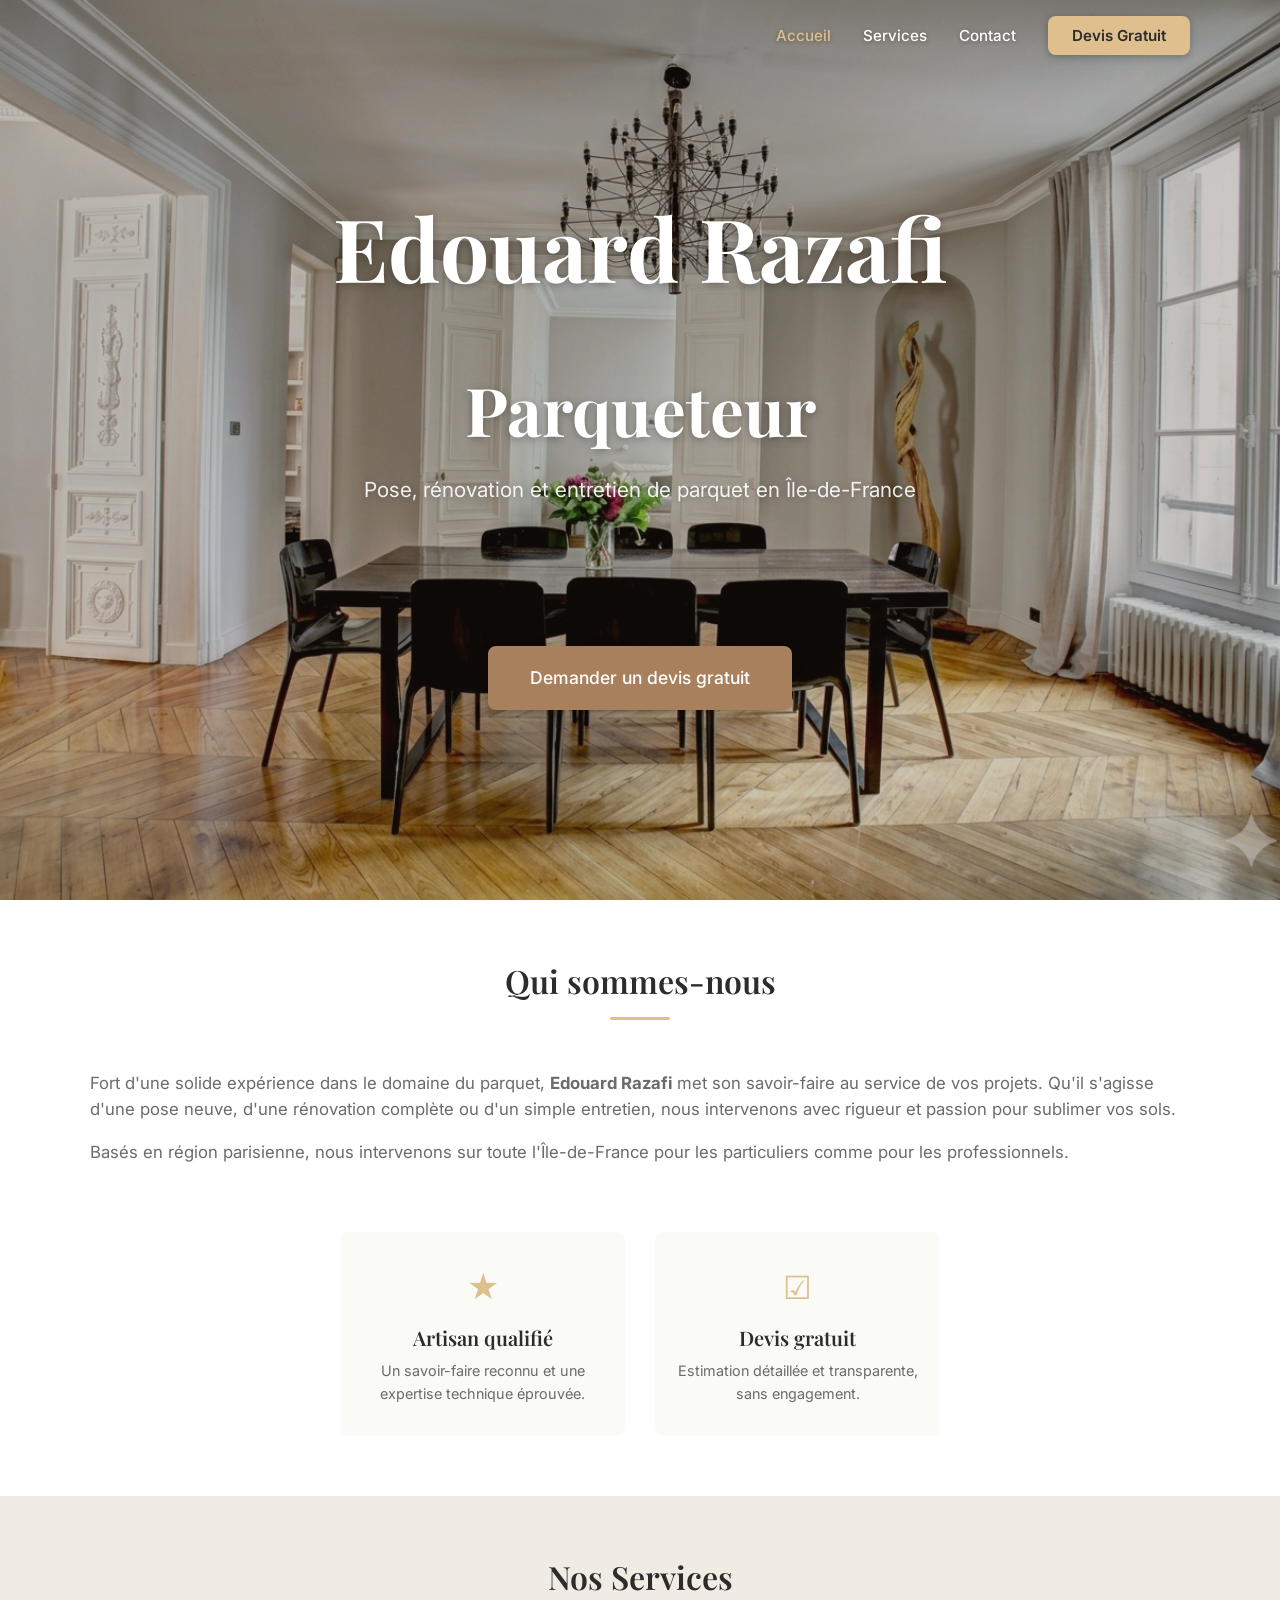
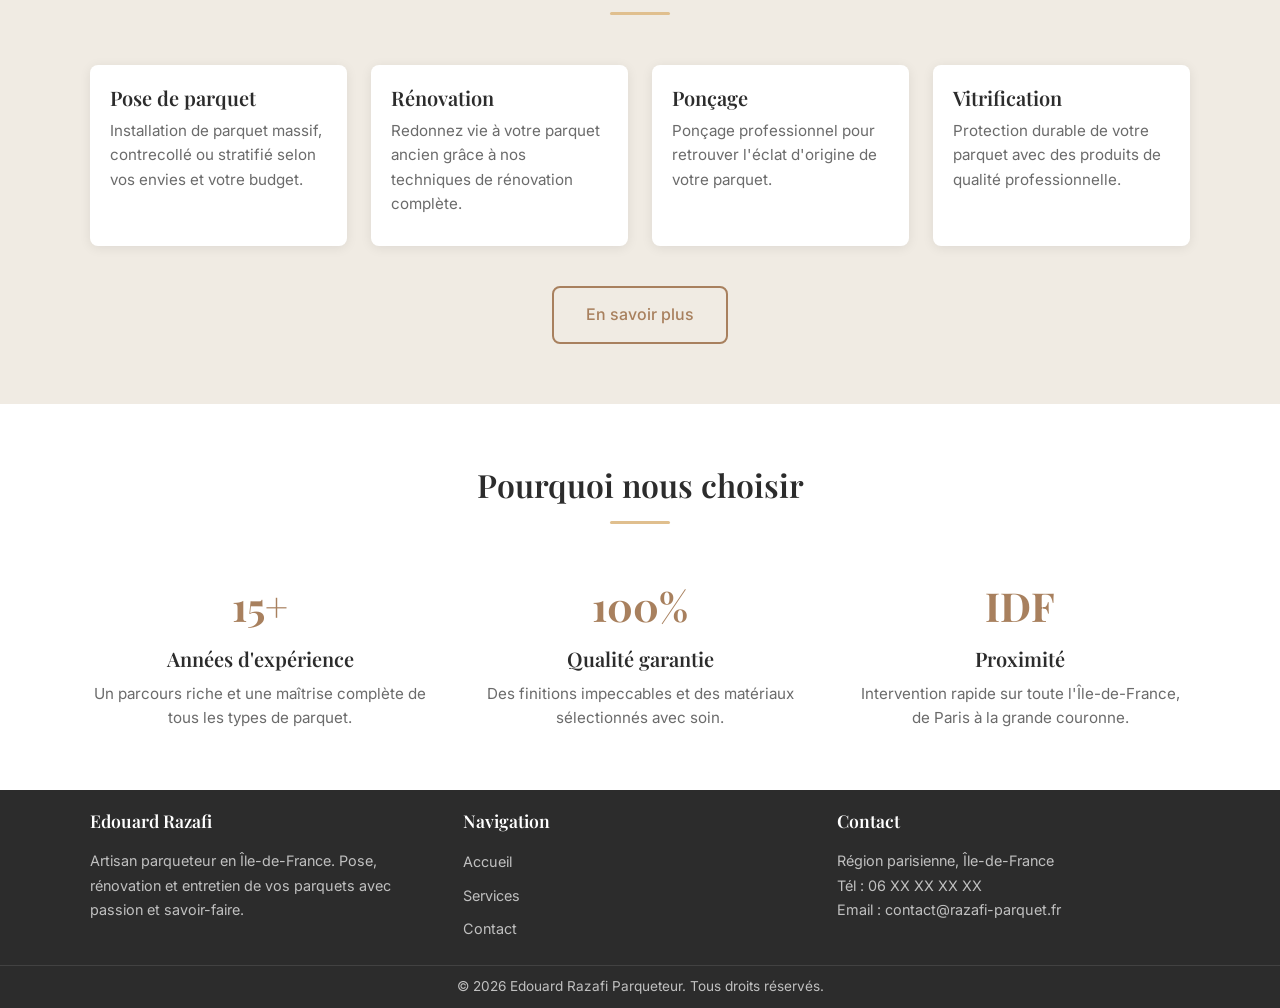
<file: index.html>
<!DOCTYPE html>
<html lang="fr">
<head>
    <meta charset="UTF-8">
    <meta name="viewport" content="width=device-width, initial-scale=1.0">
    <title>Edouard Razafi Parqueteur — Pose, rénovation et entretien de parquet en Île-de-France</title>
    <meta name="description" content="Edouard Razafi, artisan parqueteur en Île-de-France. Pose, rénovation, ponçage et vitrification de parquet. Devis gratuit.">
    <link rel="preconnect" href="https://fonts.googleapis.com">
    <link rel="preconnect" href="https://fonts.gstatic.com" crossorigin>
    <link href="https://fonts.googleapis.com/css2?family=Inter:wght@400;500;600&family=Playfair+Display:wght@400;600;700&display=swap" rel="stylesheet">
    <link rel="stylesheet" href="css/style.css">
</head>
<body>

    <!-- Navigation -->
    <header class="navbar" id="navbar">
        <div class="container navbar__inner">
            <a href="index.html" class="navbar__logo">Edouard Razafi</a>
            <nav class="navbar__nav" id="navMenu">
                <ul class="navbar__list">
                    <li><a href="index.html" class="navbar__link">Accueil</a></li>
                    <li><a href="services.html" class="navbar__link">Services</a></li>
                    <li><a href="contact.html" class="navbar__link">Contact</a></li>
                    <li><a href="contact.html" class="navbar__link navbar__link--cta">Devis Gratuit</a></li>
                </ul>
            </nav>
            <button class="navbar__hamburger" id="hamburger" aria-label="Ouvrir le menu" aria-expanded="false">
                <span></span>
                <span></span>
                <span></span>
            </button>
        </div>
    </header>

    <!-- Hero -->
    <section class="hero">
        <div class="hero__overlay"></div>
        <div class="container hero__content">
            <h1 class="hero__title"><span class="hero__title-line1">Edouard Razafi</span><br><span class="hero__title-line2">Parqueteur</span></h1>
            <p class="hero__subtitle">Pose, rénovation et entretien de parquet en Île-de-France</p>
            <a href="contact.html" class="btn btn--primary btn--lg">Demander un devis gratuit</a>
        </div>
    </section>

    <!-- Qui sommes-nous -->
    <section class="section about">
        <div class="container">
            <h2 class="section__title">Qui sommes-nous</h2>
            <div class="about__content">
                <div class="about__text">
                    <p>Fort d'une solide expérience dans le domaine du parquet, <strong>Edouard Razafi</strong> met son savoir-faire au service de vos projets. Qu'il s'agisse d'une pose neuve, d'une rénovation complète ou d'un simple entretien, nous intervenons avec rigueur et passion pour sublimer vos sols.</p>
                    <p>Basés en région parisienne, nous intervenons sur toute l'Île-de-France pour les particuliers comme pour les professionnels.</p>
                </div>
                <div class="about__highlights">
                    <div class="about__highlight">
                        <span class="about__icon">&#9733;</span>
                        <h3>Artisan qualifié</h3>
                        <p>Un savoir-faire reconnu et une expertise technique éprouvée.</p>
                    </div>
                    <div class="about__highlight">
                        <span class="about__icon">&#9745;</span>
                        <h3>Devis gratuit</h3>
                        <p>Estimation détaillée et transparente, sans engagement.</p>
                    </div>
                </div>
            </div>
        </div>
    </section>

    <!-- Aperçu Services -->
    <section class="section services-preview">
        <div class="container">
            <h2 class="section__title">Nos Services</h2>
            <div class="services-grid">
                <div class="card">
                    <div class="card__icon">&#9642;</div>
                    <h3 class="card__title">Pose de parquet</h3>
                    <p class="card__text">Installation de parquet massif, contrecollé ou stratifié selon vos envies et votre budget.</p>
                </div>
                <div class="card">
                    <div class="card__icon">&#9642;</div>
                    <h3 class="card__title">Rénovation</h3>
                    <p class="card__text">Redonnez vie à votre parquet ancien grâce à nos techniques de rénovation complète.</p>
                </div>
                <div class="card">
                    <div class="card__icon">&#9642;</div>
                    <h3 class="card__title">Ponçage</h3>
                    <p class="card__text">Ponçage professionnel pour retrouver l'éclat d'origine de votre parquet.</p>
                </div>
                <div class="card">
                    <div class="card__icon">&#9642;</div>
                    <h3 class="card__title">Vitrification</h3>
                    <p class="card__text">Protection durable de votre parquet avec des produits de qualité professionnelle.</p>
                </div>
            </div>
            <div class="section__cta">
                <a href="services.html" class="btn btn--outline">En savoir plus</a>
            </div>
        </div>
    </section>

    <!-- Pourquoi nous choisir -->
    <section class="section why-us">
        <div class="container">
            <h2 class="section__title">Pourquoi nous choisir</h2>
            <div class="why-us__grid">
                <div class="why-us__item">
                    <span class="why-us__number">15+</span>
                    <h3>Années d'expérience</h3>
                    <p>Un parcours riche et une maîtrise complète de tous les types de parquet.</p>
                </div>
                <div class="why-us__item">
                    <span class="why-us__number">100%</span>
                    <h3>Qualité garantie</h3>
                    <p>Des finitions impeccables et des matériaux sélectionnés avec soin.</p>
                </div>
                <div class="why-us__item">
                    <span class="why-us__number">IDF</span>
                    <h3>Proximité</h3>
                    <p>Intervention rapide sur toute l'Île-de-France, de Paris à la grande couronne.</p>
                </div>
            </div>
        </div>
    </section>

    <!-- Footer -->
    <footer class="footer">
        <div class="container footer__inner">
            <div class="footer__col">
                <h4>Edouard Razafi</h4>
                <p>Artisan parqueteur en Île-de-France. Pose, rénovation et entretien de vos parquets avec passion et savoir-faire.</p>
            </div>
            <div class="footer__col">
                <h4>Navigation</h4>
                <ul class="footer__links">
                    <li><a href="index.html">Accueil</a></li>
                    <li><a href="services.html">Services</a></li>
                    <li><a href="contact.html">Contact</a></li>
                </ul>
            </div>
            <div class="footer__col">
                <h4>Contact</h4>
                <p>Région parisienne, Île-de-France</p>
                <p>Tél : 06 XX XX XX XX</p>
                <p>Email : contact@razafi-parquet.fr</p>
            </div>
        </div>
        <div class="footer__bottom">
            <div class="container">
                <p>&copy; 2026 Edouard Razafi Parqueteur. Tous droits réservés.</p>
            </div>
        </div>
    </footer>

    <script src="js/main.js"></script>
</body>
</html>
</file>
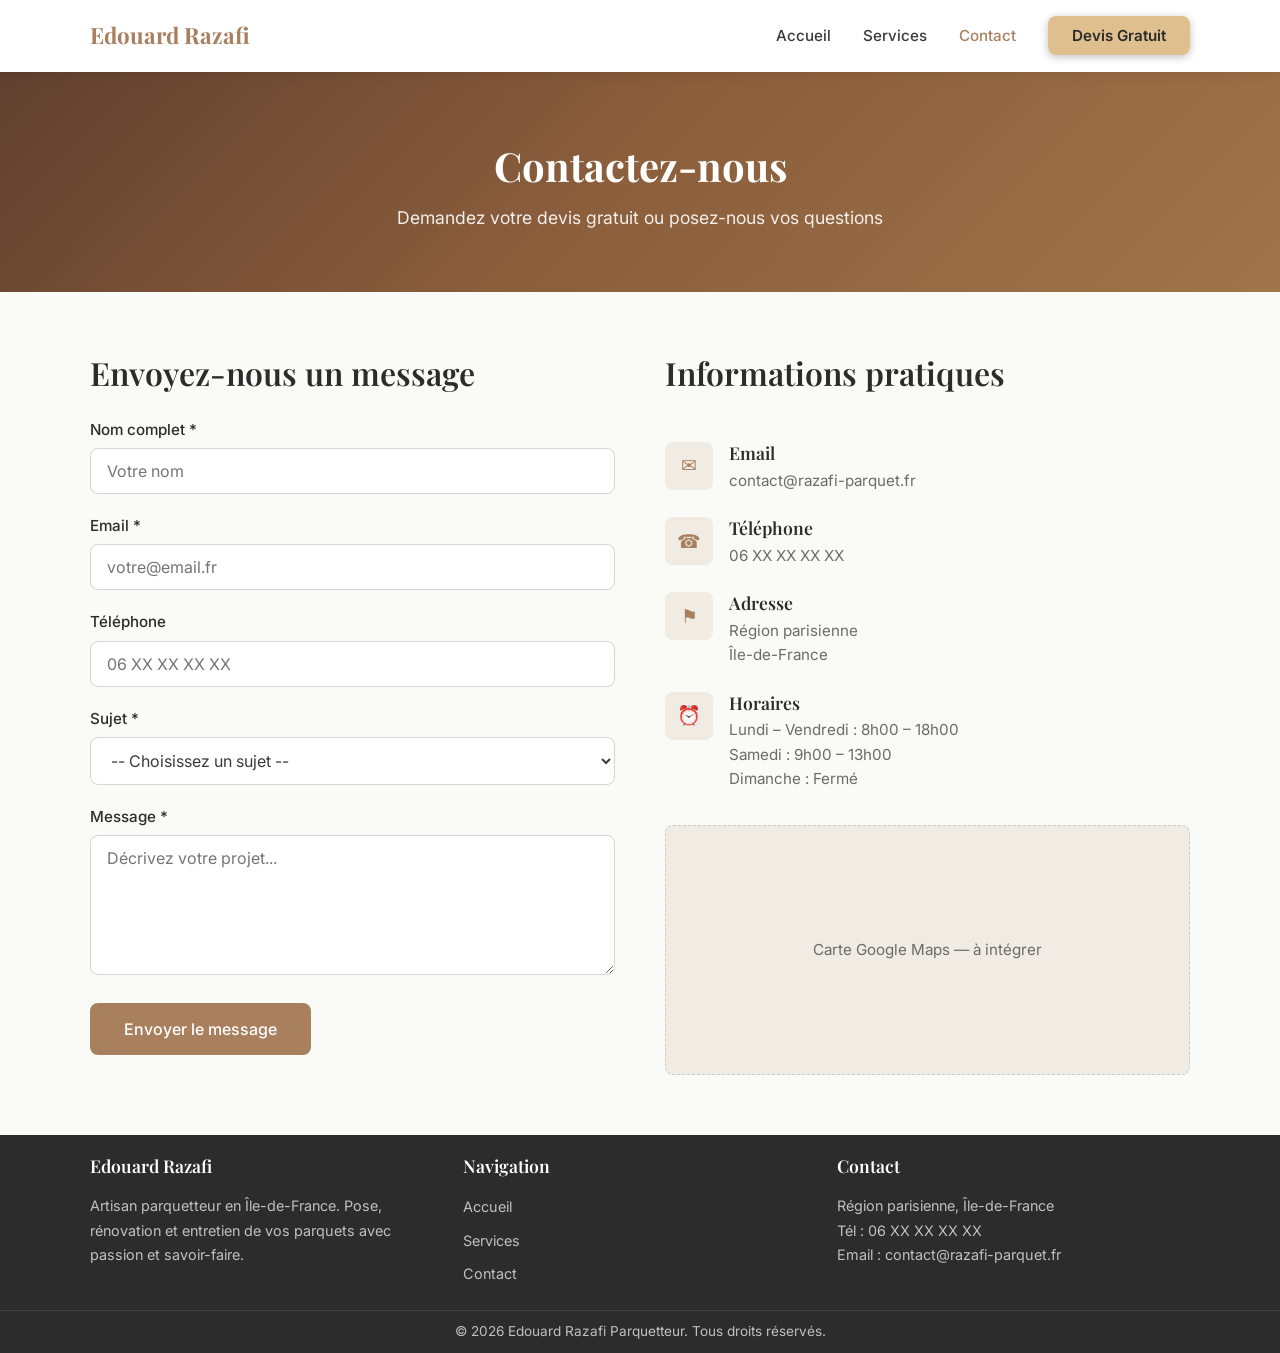
<file: contact.html>
<!DOCTYPE html>
<html lang="fr">
<head>
    <meta charset="UTF-8">
    <meta name="viewport" content="width=device-width, initial-scale=1.0">
    <title>Contact — Edouard Razafi Parquetteur</title>
    <meta name="description" content="Contactez Edouard Razafi Parquetteur pour un devis gratuit. Intervention sur toute l'Île-de-France.">
    <link rel="preconnect" href="https://fonts.googleapis.com">
    <link rel="preconnect" href="https://fonts.gstatic.com" crossorigin>
    <link href="https://fonts.googleapis.com/css2?family=Inter:wght@400;500;600&family=Playfair+Display:wght@400;600;700&display=swap" rel="stylesheet">
    <link rel="stylesheet" href="css/style.css">
</head>
<body>

    <!-- Navigation -->
    <header class="navbar navbar--scrolled" id="navbar">
        <div class="container navbar__inner">
            <a href="index.html" class="navbar__logo">Edouard Razafi</a>
            <nav class="navbar__nav" id="navMenu">
                <ul class="navbar__list">
                    <li><a href="index.html" class="navbar__link">Accueil</a></li>
                    <li><a href="services.html" class="navbar__link">Services</a></li>
                    <li><a href="contact.html" class="navbar__link">Contact</a></li>
                    <li><a href="contact.html" class="navbar__link navbar__link--cta">Devis Gratuit</a></li>
                </ul>
            </nav>
            <button class="navbar__hamburger" id="hamburger" aria-label="Ouvrir le menu" aria-expanded="false">
                <span></span>
                <span></span>
                <span></span>
            </button>
        </div>
    </header>

    <!-- Page Header -->
    <section class="page-header">
        <div class="container">
            <h1>Contactez-nous</h1>
            <p>Demandez votre devis gratuit ou posez-nous vos questions</p>
        </div>
    </section>

    <!-- Contact Section -->
    <section class="section">
        <div class="container">
            <div class="contact-grid">

                <!-- Form -->
                <div>
                    <h2 style="margin-bottom: 24px;">Envoyez-nous un message</h2>
                    <form id="contactForm" novalidate>
                        <div class="form__group">
                            <label class="form__label" for="name">Nom complet *</label>
                            <input class="form__input" type="text" id="name" name="name" placeholder="Votre nom" required>
                            <p class="form__error">Veuillez entrer votre nom.</p>
                        </div>

                        <div class="form__group">
                            <label class="form__label" for="email">Email *</label>
                            <input class="form__input" type="email" id="email" name="email" placeholder="votre@email.fr" required>
                            <p class="form__error">Veuillez entrer une adresse email valide.</p>
                        </div>

                        <div class="form__group">
                            <label class="form__label" for="phone">Téléphone</label>
                            <input class="form__input" type="tel" id="phone" name="phone" placeholder="06 XX XX XX XX">
                            <p class="form__error">Veuillez entrer un numéro de téléphone valide.</p>
                        </div>

                        <div class="form__group">
                            <label class="form__label" for="subject">Sujet *</label>
                            <select class="form__select" id="subject" name="subject" required>
                                <option value="">-- Choisissez un sujet --</option>
                                <option value="devis">Demande de devis</option>
                                <option value="pose">Pose de parquet</option>
                                <option value="renovation">Rénovation</option>
                                <option value="poncage">Ponçage / Vitrification</option>
                                <option value="entretien">Entretien / Réparation</option>
                                <option value="autre">Autre</option>
                            </select>
                            <p class="form__error">Veuillez sélectionner un sujet.</p>
                        </div>

                        <div class="form__group">
                            <label class="form__label" for="message">Message *</label>
                            <textarea class="form__textarea" id="message" name="message" placeholder="Décrivez votre projet..." required></textarea>
                            <p class="form__error">Veuillez entrer votre message.</p>
                        </div>

                        <button type="submit" class="btn btn--primary">Envoyer le message</button>
                    </form>

                    <div class="form__success" id="formSuccess">
                        Merci pour votre message ! Nous vous répondrons dans les plus brefs délais.
                    </div>
                </div>

                <!-- Contact Info -->
                <div class="contact-info">
                    <h2 style="margin-bottom: 24px;">Informations pratiques</h2>

                    <div class="contact-info__item">
                        <div class="contact-info__icon">&#9993;</div>
                        <div class="contact-info__text">
                            <h4>Email</h4>
                            <p>contact@razafi-parquet.fr</p>
                        </div>
                    </div>

                    <div class="contact-info__item">
                        <div class="contact-info__icon">&#9742;</div>
                        <div class="contact-info__text">
                            <h4>Téléphone</h4>
                            <p>06 XX XX XX XX</p>
                        </div>
                    </div>

                    <div class="contact-info__item">
                        <div class="contact-info__icon">&#9873;</div>
                        <div class="contact-info__text">
                            <h4>Adresse</h4>
                            <p>Région parisienne<br>Île-de-France</p>
                        </div>
                    </div>

                    <div class="contact-info__item">
                        <div class="contact-info__icon">&#9200;</div>
                        <div class="contact-info__text">
                            <h4>Horaires</h4>
                            <p>Lundi – Vendredi : 8h00 – 18h00<br>Samedi : 9h00 – 13h00<br>Dimanche : Fermé</p>
                        </div>
                    </div>

                    <div class="map-placeholder">
                        <p>Carte Google Maps — à intégrer</p>
                    </div>
                </div>

            </div>
        </div>
    </section>

    <!-- Footer -->
    <footer class="footer">
        <div class="container footer__inner">
            <div class="footer__col">
                <h4>Edouard Razafi</h4>
                <p>Artisan parquetteur en Île-de-France. Pose, rénovation et entretien de vos parquets avec passion et savoir-faire.</p>
            </div>
            <div class="footer__col">
                <h4>Navigation</h4>
                <ul class="footer__links">
                    <li><a href="index.html">Accueil</a></li>
                    <li><a href="services.html">Services</a></li>
                    <li><a href="contact.html">Contact</a></li>
                </ul>
            </div>
            <div class="footer__col">
                <h4>Contact</h4>
                <p>Région parisienne, Île-de-France</p>
                <p>Tél : 06 XX XX XX XX</p>
                <p>Email : contact@razafi-parquet.fr</p>
            </div>
        </div>
        <div class="footer__bottom">
            <div class="container">
                <p>&copy; 2026 Edouard Razafi Parquetteur. Tous droits réservés.</p>
            </div>
        </div>
    </footer>

    <script src="js/main.js"></script>
</body>
</html>
</file>
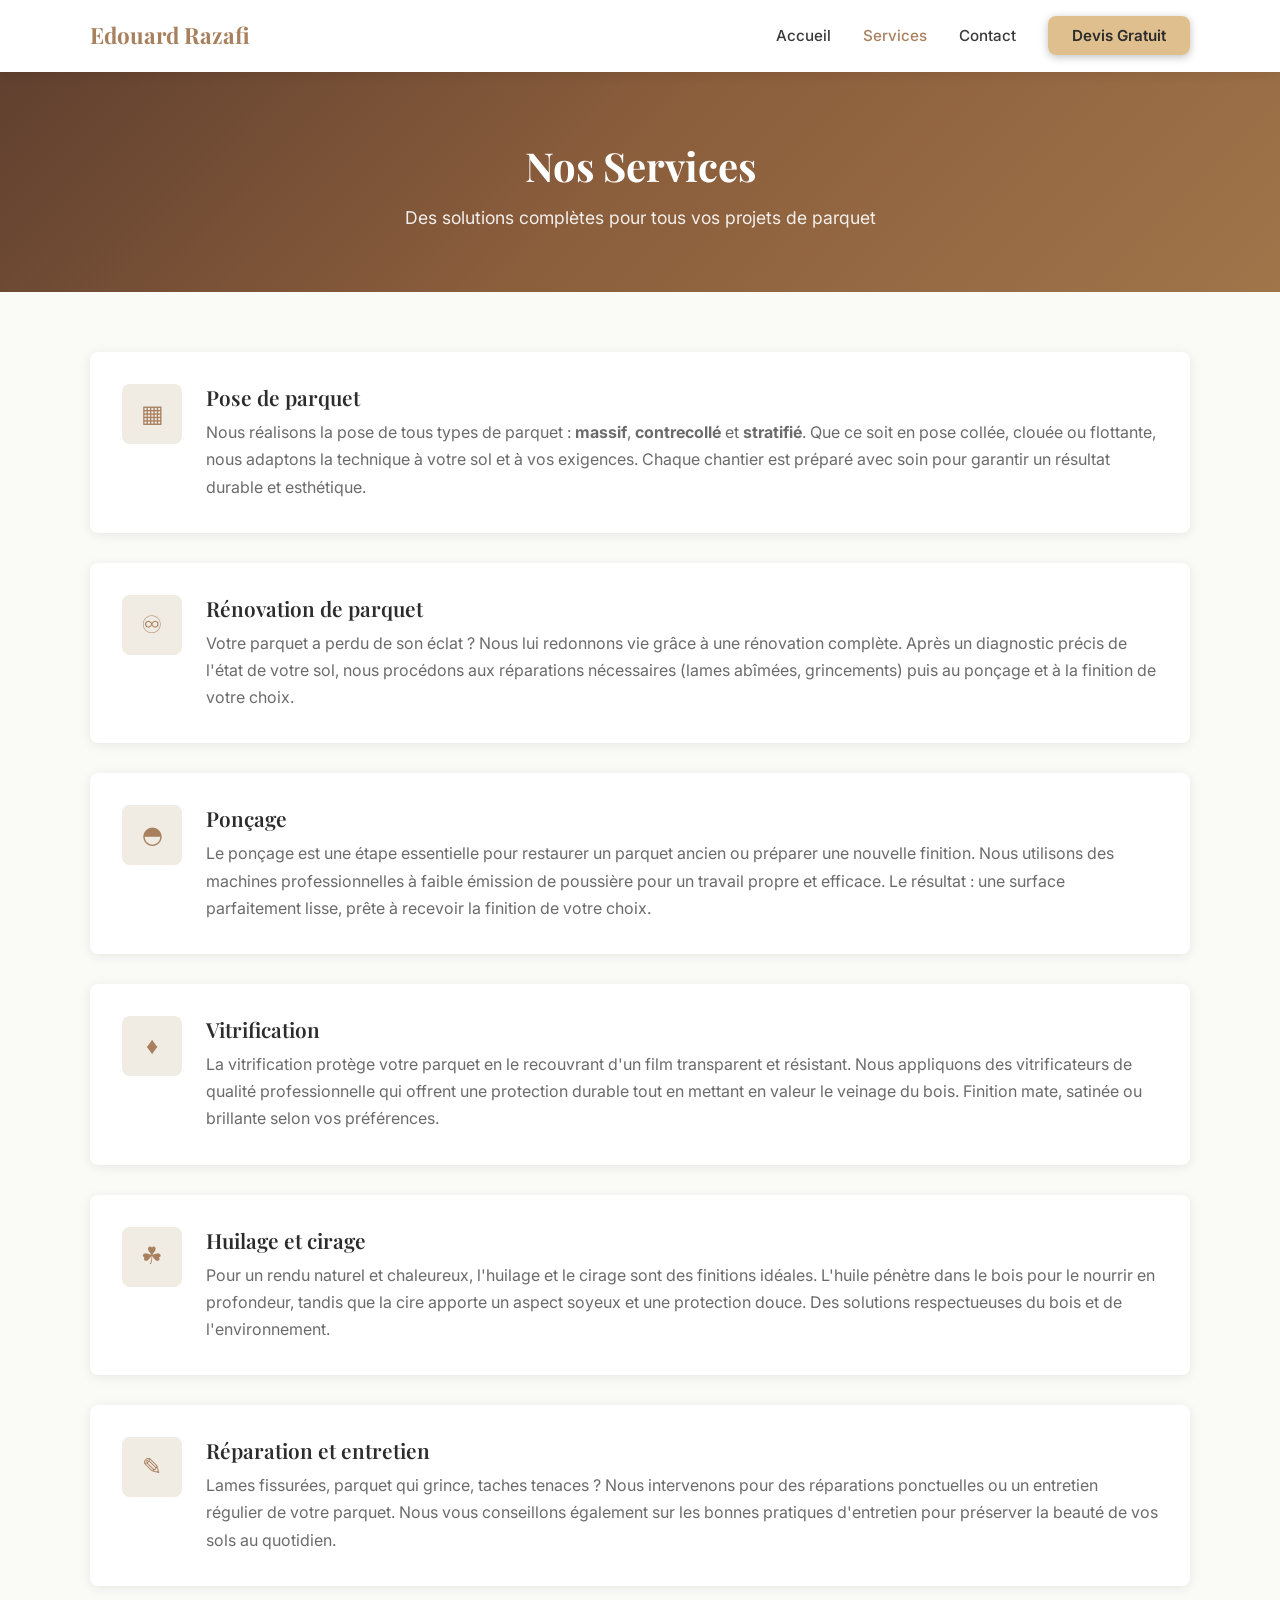
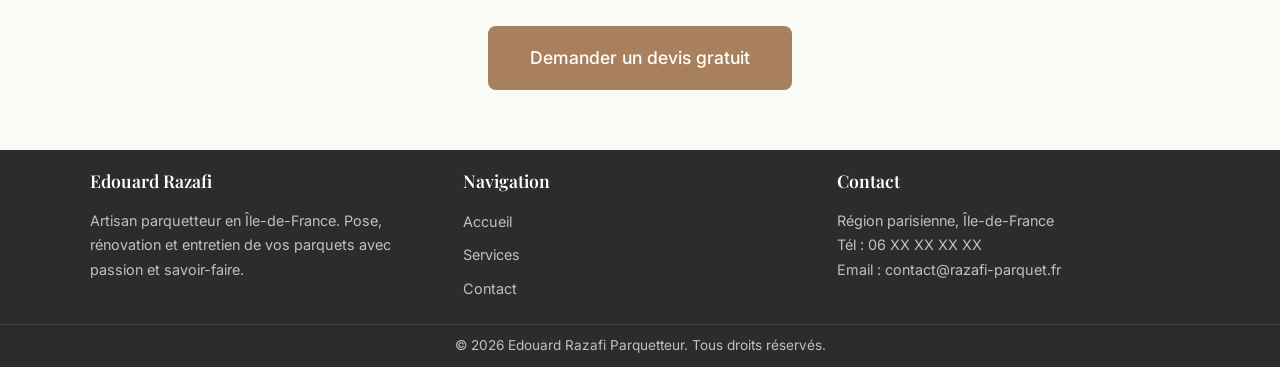
<file: services.html>
<!DOCTYPE html>
<html lang="fr">
<head>
    <meta charset="UTF-8">
    <meta name="viewport" content="width=device-width, initial-scale=1.0">
    <title>Nos Services — Edouard Razafi Parquetteur</title>
    <meta name="description" content="Découvrez nos services de pose, rénovation, ponçage, vitrification et entretien de parquet en Île-de-France.">
    <link rel="preconnect" href="https://fonts.googleapis.com">
    <link rel="preconnect" href="https://fonts.gstatic.com" crossorigin>
    <link href="https://fonts.googleapis.com/css2?family=Inter:wght@400;500;600&family=Playfair+Display:wght@400;600;700&display=swap" rel="stylesheet">
    <link rel="stylesheet" href="css/style.css">
</head>
<body>

    <!-- Navigation -->
    <header class="navbar navbar--scrolled" id="navbar">
        <div class="container navbar__inner">
            <a href="index.html" class="navbar__logo">Edouard Razafi</a>
            <nav class="navbar__nav" id="navMenu">
                <ul class="navbar__list">
                    <li><a href="index.html" class="navbar__link">Accueil</a></li>
                    <li><a href="services.html" class="navbar__link">Services</a></li>
                    <li><a href="contact.html" class="navbar__link">Contact</a></li>
                    <li><a href="contact.html" class="navbar__link navbar__link--cta">Devis Gratuit</a></li>
                </ul>
            </nav>
            <button class="navbar__hamburger" id="hamburger" aria-label="Ouvrir le menu" aria-expanded="false">
                <span></span>
                <span></span>
                <span></span>
            </button>
        </div>
    </header>

    <!-- Page Header -->
    <section class="page-header">
        <div class="container">
            <h1>Nos Services</h1>
            <p>Des solutions complètes pour tous vos projets de parquet</p>
        </div>
    </section>

    <!-- Services List -->
    <section class="section">
        <div class="container">
            <div class="services-list">

                <div class="service-item">
                    <div class="service-item__icon">&#9638;</div>
                    <div class="service-item__content">
                        <h3>Pose de parquet</h3>
                        <p>Nous réalisons la pose de tous types de parquet : <strong>massif</strong>, <strong>contrecollé</strong> et <strong>stratifié</strong>. Que ce soit en pose collée, clouée ou flottante, nous adaptons la technique à votre sol et à vos exigences. Chaque chantier est préparé avec soin pour garantir un résultat durable et esthétique.</p>
                    </div>
                </div>

                <div class="service-item">
                    <div class="service-item__icon">&#9854;</div>
                    <div class="service-item__content">
                        <h3>Rénovation de parquet</h3>
                        <p>Votre parquet a perdu de son éclat ? Nous lui redonnons vie grâce à une rénovation complète. Après un diagnostic précis de l'état de votre sol, nous procédons aux réparations nécessaires (lames abîmées, grincements) puis au ponçage et à la finition de votre choix.</p>
                    </div>
                </div>

                <div class="service-item">
                    <div class="service-item__icon">&#9683;</div>
                    <div class="service-item__content">
                        <h3>Ponçage</h3>
                        <p>Le ponçage est une étape essentielle pour restaurer un parquet ancien ou préparer une nouvelle finition. Nous utilisons des machines professionnelles à faible émission de poussière pour un travail propre et efficace. Le résultat : une surface parfaitement lisse, prête à recevoir la finition de votre choix.</p>
                    </div>
                </div>

                <div class="service-item">
                    <div class="service-item__icon">&#9830;</div>
                    <div class="service-item__content">
                        <h3>Vitrification</h3>
                        <p>La vitrification protège votre parquet en le recouvrant d'un film transparent et résistant. Nous appliquons des vitrificateurs de qualité professionnelle qui offrent une protection durable tout en mettant en valeur le veinage du bois. Finition mate, satinée ou brillante selon vos préférences.</p>
                    </div>
                </div>

                <div class="service-item">
                    <div class="service-item__icon">&#9752;</div>
                    <div class="service-item__content">
                        <h3>Huilage et cirage</h3>
                        <p>Pour un rendu naturel et chaleureux, l'huilage et le cirage sont des finitions idéales. L'huile pénètre dans le bois pour le nourrir en profondeur, tandis que la cire apporte un aspect soyeux et une protection douce. Des solutions respectueuses du bois et de l'environnement.</p>
                    </div>
                </div>

                <div class="service-item">
                    <div class="service-item__icon">&#9998;</div>
                    <div class="service-item__content">
                        <h3>Réparation et entretien</h3>
                        <p>Lames fissurées, parquet qui grince, taches tenaces ? Nous intervenons pour des réparations ponctuelles ou un entretien régulier de votre parquet. Nous vous conseillons également sur les bonnes pratiques d'entretien pour préserver la beauté de vos sols au quotidien.</p>
                    </div>
                </div>

            </div>

            <div class="section__cta">
                <a href="contact.html" class="btn btn--primary btn--lg">Demander un devis gratuit</a>
            </div>
        </div>
    </section>

    <!-- Footer -->
    <footer class="footer">
        <div class="container footer__inner">
            <div class="footer__col">
                <h4>Edouard Razafi</h4>
                <p>Artisan parquetteur en Île-de-France. Pose, rénovation et entretien de vos parquets avec passion et savoir-faire.</p>
            </div>
            <div class="footer__col">
                <h4>Navigation</h4>
                <ul class="footer__links">
                    <li><a href="index.html">Accueil</a></li>
                    <li><a href="services.html">Services</a></li>
                    <li><a href="contact.html">Contact</a></li>
                </ul>
            </div>
            <div class="footer__col">
                <h4>Contact</h4>
                <p>Région parisienne, Île-de-France</p>
                <p>Tél : 06 XX XX XX XX</p>
                <p>Email : contact@razafi-parquet.fr</p>
            </div>
        </div>
        <div class="footer__bottom">
            <div class="container">
                <p>&copy; 2026 Edouard Razafi Parquetteur. Tous droits réservés.</p>
            </div>
        </div>
    </footer>

    <script src="js/main.js"></script>
</body>
</html>
</file>
<file: css/style.css>
/* ========================================
   Variables & Reset
   ======================================== */

:root {
    --color-primary: #A8805E;
    --color-primary-dark: #8F6B4E;
    --color-accent: #E0BF8E;
    --color-bg: #FAFAF7;
    --color-bg-alt: #F0EBE3;
    --color-text: #3A3A3A;
    --color-text-light: #6B6B6B;
    --color-white: #FFFFFF;
    --color-dark: #2C2C2C;

    --font-heading: 'Playfair Display', Georgia, serif;
    --font-body: 'Inter', -apple-system, sans-serif;

    --container-max: 1140px;
    --radius: 8px;
    --shadow: 0 2px 12px rgba(0, 0, 0, 0.08);
    --shadow-lg: 0 4px 24px rgba(0, 0, 0, 0.12);
    --transition: 0.3s ease;
}

*,
*::before,
*::after {
    margin: 0;
    padding: 0;
    box-sizing: border-box;
}

html {
    scroll-behavior: smooth;
}

body {
    font-family: var(--font-body);
    font-size: 16px;
    line-height: 1.6;
    color: var(--color-text);
    background-color: var(--color-bg);
}

img {
    max-width: 100%;
    height: auto;
    display: block;
}

a {
    color: var(--color-primary);
    text-decoration: none;
    transition: color var(--transition);
}

a:hover {
    color: var(--color-accent);
}

ul {
    list-style: none;
}

/* ========================================
   Typography
   ======================================== */

h1, h2, h3, h4 {
    font-family: var(--font-heading);
    color: var(--color-dark);
    line-height: 1.3;
}

h1 { font-size: 2.5rem; font-weight: 700; }
h2 { font-size: 2rem; font-weight: 600; }
h3 { font-size: 1.25rem; font-weight: 600; }
h4 { font-size: 1.1rem; font-weight: 600; }

/* ========================================
   Layout
   ======================================== */

.container {
    width: 100%;
    max-width: var(--container-max);
    margin: 0 auto;
    padding: 0 20px;
}

.section {
    padding: 60px 0;
}

.section__title {
    text-align: center;
    margin-bottom: 50px;
    position: relative;
}

.section__title::after {
    content: '';
    display: block;
    width: 60px;
    height: 3px;
    background: var(--color-accent);
    margin: 15px auto 0;
    border-radius: 2px;
}

.section__cta {
    text-align: center;
    margin-top: 40px;
}

/* ========================================
   Buttons
   ======================================== */

.btn {
    display: inline-block;
    padding: 14px 32px;
    font-family: var(--font-body);
    font-size: 1rem;
    font-weight: 500;
    border-radius: var(--radius);
    border: 2px solid transparent;
    cursor: pointer;
    transition: all var(--transition);
    text-align: center;
}

.btn--primary {
    background-color: var(--color-primary);
    color: var(--color-white);
    border-color: var(--color-primary);
}

.btn--primary:hover {
    background-color: var(--color-primary-dark);
    border-color: var(--color-primary-dark);
    color: var(--color-white);
}

.btn--outline {
    background-color: transparent;
    color: var(--color-primary);
    border-color: var(--color-primary);
}

.btn--outline:hover {
    background-color: var(--color-primary);
    color: var(--color-white);
}

.btn--lg {
    padding: 16px 40px;
    font-size: 1.1rem;
}

/* ========================================
   Navbar
   ======================================== */

.navbar {
    position: fixed;
    top: 0;
    left: 0;
    right: 0;
    z-index: 1000;
    background-color: transparent;
    transition: background-color var(--transition), box-shadow var(--transition);
}

.navbar--scrolled {
    background-color: var(--color-white);
    box-shadow: var(--shadow);
}

.navbar__inner {
    display: flex;
    align-items: center;
    justify-content: space-between;
    height: 72px;
}

.navbar__logo {
    font-family: var(--font-heading);
    font-size: 1.4rem;
    font-weight: 700;
    color: var(--color-white);
    opacity: 0;
    transition: color var(--transition), text-shadow var(--transition), opacity var(--transition);
    text-shadow: 0 1px 4px rgba(0, 0, 0, 0.3);
}

.navbar--scrolled .navbar__logo {
    color: var(--color-primary);
    text-shadow: none;
    opacity: 1;
}

.navbar__list {
    display: flex;
    align-items: center;
    gap: 32px;
}

.navbar__link {
    font-size: 0.95rem;
    font-weight: 500;
    color: var(--color-white);
    position: relative;
    transition: color var(--transition), text-shadow var(--transition);
    text-shadow: 0 1px 4px rgba(0, 0, 0, 0.3);
}

.navbar--scrolled .navbar__link {
    color: var(--color-text);
    text-shadow: none;
}

.navbar__link:hover,
.navbar__link--active {
    color: var(--color-accent);
}

.navbar--scrolled .navbar__link:hover,
.navbar--scrolled .navbar__link--active {
    color: var(--color-primary);
}

.navbar__link--cta {
    background-color: var(--color-accent);
    color: var(--color-dark) !important;
    padding: 10px 24px;
    border-radius: var(--radius);
    font-weight: 600;
    text-shadow: none;
    box-shadow: 0 2px 8px rgba(0, 0, 0, 0.25);
}

.navbar__link--cta:hover {
    background-color: var(--color-primary);
    color: var(--color-white) !important;
}

/* Hamburger */
.navbar__hamburger {
    display: none;
    flex-direction: column;
    justify-content: center;
    gap: 5px;
    width: 32px;
    height: 32px;
    background: none;
    border: none;
    cursor: pointer;
    padding: 0;
}

.navbar__hamburger span {
    display: block;
    width: 24px;
    height: 2px;
    background-color: var(--color-white);
    transition: all var(--transition);
}

.navbar--scrolled .navbar__hamburger span {
    background-color: var(--color-dark);
}

.navbar__hamburger.active span:nth-child(1) {
    transform: rotate(45deg) translate(5px, 5px);
}

.navbar__hamburger.active span:nth-child(2) {
    opacity: 0;
}

.navbar__hamburger.active span:nth-child(3) {
    transform: rotate(-45deg) translate(5px, -5px);
}

/* ========================================
   Hero
   ======================================== */

.hero {
    position: relative;
    min-height: 100vh;
    display: flex;
    align-items: center;
    justify-content: center;
    background: linear-gradient(135deg, rgba(92, 61, 46, 0.15), rgba(139, 94, 60, 0.12)), url('../assets/images/front.png') center/cover no-repeat;
    overflow: hidden;
}

.hero__overlay {
    position: absolute;
    inset: 0;
    background: rgba(0, 0, 0, 0.15);
}

.hero__content {
    position: relative;
    text-align: center;
    color: var(--color-white);
    padding: 20px;
}

.hero__title {
    color: var(--color-white);
    margin-bottom: 20px;
    text-shadow: 0 2px 8px rgba(0, 0, 0, 0.3);
}

.hero__title-line1 {
    display: block;
    font-size: 5.46rem;
}

.hero__title-line2 {
    display: block;
    font-size: 4.2rem;
}

.hero__subtitle {
    font-size: 1.3rem;
    margin-bottom: 40px;
    opacity: 0.9;
    max-width: 600px;
    margin-left: auto;
    margin-right: auto;
    text-shadow: 0 1px 6px rgba(0, 0, 0, 0.25);
}

.hero__content .btn {
    box-shadow: 0 2px 10px rgba(0, 0, 0, 0.25);
    margin-top: 9%;
}

/* ========================================
   About Section
   ======================================== */

.about {
    background-color: var(--color-white);
}

.about__content {
    display: grid;
    gap: 50px;
}

.about__text p {
    margin-bottom: 16px;
    font-size: 1.05rem;
    color: var(--color-text-light);
}

.about__highlights {
    display: grid;
    grid-template-columns: repeat(2, 1fr);
    gap: 30px;
    max-width: 600px;
    margin: 0 auto;
}

.about__highlight {
    text-align: center;
    padding: 30px 20px;
    background-color: var(--color-bg);
    border-radius: var(--radius);
}

.about__icon {
    font-size: 2rem;
    color: var(--color-accent);
    display: block;
    margin-bottom: 12px;
}

.about__highlight h3 {
    margin-bottom: 8px;
}

.about__highlight p {
    font-size: 0.9rem;
    color: var(--color-text-light);
}

/* ========================================
   Services Preview (Cards)
   ======================================== */

.services-preview {
    background-color: var(--color-bg-alt);
}

.services-grid {
    display: grid;
    grid-template-columns: repeat(4, 1fr);
    gap: 24px;
}

.card {
    background-color: var(--color-white);
    border-radius: var(--radius);
    padding: 20px 20px;
    box-shadow: var(--shadow);
    transition: transform var(--transition), box-shadow var(--transition);
}

.card:hover {
    transform: translateY(-4px);
    box-shadow: var(--shadow-lg);
}

.card__icon {
    display: none;
}

.card__title {
    margin-bottom: 8px;
}

.card__text {
    font-size: 0.95rem;
    color: var(--color-text-light);
    margin-bottom: 10px;
}

.card__link {
    font-weight: 500;
    font-size: 0.9rem;
    color: var(--color-primary);
}

.card__link:hover {
    color: var(--color-accent);
}

/* ========================================
   Why Us
   ======================================== */

.why-us {
    background-color: var(--color-white);
}

.why-us__grid {
    display: grid;
    grid-template-columns: repeat(3, 1fr);
    gap: 40px;
    text-align: center;
}

.why-us__number {
    display: block;
    font-family: var(--font-heading);
    font-size: 2.5rem;
    font-weight: 700;
    color: var(--color-primary);
    margin-bottom: 8px;
}

.why-us__item h3 {
    margin-bottom: 10px;
}

.why-us__item p {
    color: var(--color-text-light);
    font-size: 0.95rem;
}

/* ========================================
   Page Header (Services & Contact)
   ======================================== */

.page-header {
    background: linear-gradient(135deg, #5C3D2E 0%, #8B5E3C 50%, #A0754A 100%);
    padding: 140px 0 60px;
    text-align: center;
    color: var(--color-white);
}

.page-header h1 {
    color: var(--color-white);
    font-size: 2.5rem;
}

.page-header p {
    margin-top: 12px;
    opacity: 0.9;
    font-size: 1.1rem;
}

/* ========================================
   Services Page
   ======================================== */

.services-list {
    display: grid;
    gap: 30px;
}

.service-item {
    display: grid;
    grid-template-columns: auto 1fr;
    gap: 24px;
    padding: 32px;
    background-color: var(--color-white);
    border-radius: var(--radius);
    box-shadow: var(--shadow);
    align-items: start;
}

.service-item__icon {
    width: 60px;
    height: 60px;
    background-color: var(--color-bg-alt);
    border-radius: var(--radius);
    display: flex;
    align-items: center;
    justify-content: center;
    font-size: 1.5rem;
    color: var(--color-primary);
    flex-shrink: 0;
}

.service-item__content h3 {
    margin-bottom: 8px;
    font-size: 1.3rem;
}

.service-item__content p {
    color: var(--color-text-light);
    line-height: 1.7;
}

/* ========================================
   Contact Page
   ======================================== */

.contact-grid {
    display: grid;
    grid-template-columns: 1fr 1fr;
    gap: 50px;
}

/* Form */
.form__group {
    margin-bottom: 20px;
}

.form__label {
    display: block;
    margin-bottom: 6px;
    font-weight: 500;
    font-size: 0.95rem;
    color: var(--color-dark);
}

.form__input,
.form__select,
.form__textarea {
    width: 100%;
    padding: 12px 16px;
    border: 1px solid #D5D5D5;
    border-radius: var(--radius);
    font-family: var(--font-body);
    font-size: 1rem;
    color: var(--color-text);
    background-color: var(--color-white);
    transition: border-color var(--transition);
}

.form__input:focus,
.form__select:focus,
.form__textarea:focus {
    outline: none;
    border-color: var(--color-primary);
}

.form__textarea {
    min-height: 140px;
    resize: vertical;
}

.form__error {
    color: #C0392B;
    font-size: 0.85rem;
    margin-top: 4px;
    display: none;
}

.form__group--error .form__input,
.form__group--error .form__select,
.form__group--error .form__textarea {
    border-color: #C0392B;
}

.form__group--error .form__error {
    display: block;
}

.form__success {
    display: none;
    padding: 20px;
    background-color: #D4EDDA;
    color: #155724;
    border-radius: var(--radius);
    text-align: center;
    font-weight: 500;
}

.form__success.visible {
    display: block;
}

/* Contact Info */
.contact-info {
    display: flex;
    flex-direction: column;
    gap: 24px;
}

.contact-info__item {
    display: flex;
    gap: 16px;
    align-items: flex-start;
}

.contact-info__icon {
    width: 48px;
    height: 48px;
    background-color: var(--color-bg-alt);
    border-radius: var(--radius);
    display: flex;
    align-items: center;
    justify-content: center;
    font-size: 1.2rem;
    color: var(--color-primary);
    flex-shrink: 0;
}

.contact-info__text h4 {
    margin-bottom: 4px;
}

.contact-info__text p {
    color: var(--color-text-light);
    font-size: 0.95rem;
}

.map-placeholder {
    width: 100%;
    height: 250px;
    background-color: var(--color-bg-alt);
    border-radius: var(--radius);
    display: flex;
    align-items: center;
    justify-content: center;
    color: var(--color-text-light);
    font-size: 0.95rem;
    margin-top: 10px;
    border: 1px dashed #ccc;
}

/* ========================================
   Footer
   ======================================== */

.footer {
    background-color: var(--color-dark);
    color: rgba(255, 255, 255, 0.7);
    padding: 20px 0 0;
}

.footer__inner {
    display: grid;
    grid-template-columns: repeat(3, 1fr);
    gap: 20px;
}

.footer__col h4 {
    color: var(--color-white);
    margin-bottom: 16px;
    font-family: var(--font-heading);
}

.footer__col p {
    font-size: 0.9rem;
    line-height: 1.7;
}

.footer__links li {
    margin-bottom: 8px;
}

.footer__links a {
    color: rgba(255, 255, 255, 0.7);
    font-size: 0.9rem;
}

.footer__links a:hover {
    color: var(--color-accent);
}

.footer__bottom {
    margin-top: 15px;
    padding: 10px 0;
    border-top: 1px solid rgba(255, 255, 255, 0.1);
    text-align: center;
    font-size: 0.85rem;
}

/* ========================================
   Responsive
   ======================================== */

/* Tablet (768px) */
@media (max-width: 768px) {
    h1 { font-size: 2rem; }
    h2 { font-size: 1.6rem; }

    .section {
        padding: 45px 0;
    }

    /* Navbar mobile */
    .navbar__hamburger {
        display: flex;
    }

    .navbar__nav {
        position: fixed;
        top: 72px;
        left: 0;
        right: 0;
        background-color: var(--color-white);
        box-shadow: var(--shadow-lg);
        transform: translateY(-120%);
        transition: transform var(--transition);
        z-index: 999;
    }

    .navbar__nav.open {
        transform: translateY(0);
    }

    .navbar__list {
        flex-direction: column;
        padding: 20px;
        gap: 0;
    }

    .navbar__link {
        display: block;
        padding: 12px 0;
        color: var(--color-text) !important;
        border-bottom: 1px solid var(--color-bg-alt);
    }

    .navbar__link--cta {
        text-align: center;
        margin-top: 10px;
        border-bottom: none;
    }

    /* Hero */
    .hero__title-line1 {
        font-size: 3.43rem;
    }

    .hero__title-line2 {
        font-size: 2.64rem;
    }

    .hero__subtitle {
        font-size: 1.1rem;
    }

    /* About */
    .about__highlights {
        grid-template-columns: 1fr;
    }

    /* Services grid */
    .services-grid {
        grid-template-columns: repeat(2, 1fr);
    }

    /* Why us */
    .why-us__grid {
        grid-template-columns: 1fr;
        gap: 30px;
    }

    /* Contact */
    .contact-grid {
        grid-template-columns: 1fr;
    }

    /* Service items */
    .service-item {
        grid-template-columns: 1fr;
    }

    .service-item__icon {
        width: 48px;
        height: 48px;
    }

    /* Footer */
    .footer__inner {
        grid-template-columns: 1fr;
        gap: 30px;
    }
}

/* Mobile small (480px) */
@media (max-width: 480px) {
    .hero__title-line1 {
        font-size: 2.81rem;
    }

    .hero__title-line2 {
        font-size: 2.16rem;
    }

    .services-grid {
        grid-template-columns: 1fr;
    }

    .btn--lg {
        padding: 14px 28px;
        font-size: 1rem;
    }
}

/* Desktop (1024px+) */
@media (min-width: 1024px) {
    h1 { font-size: 3rem; }

    .hero__title-line1 {
        font-size: 5.46rem;
    }

    .hero__title-line2 {
        font-size: 4.2rem;
    }
}
</file>
